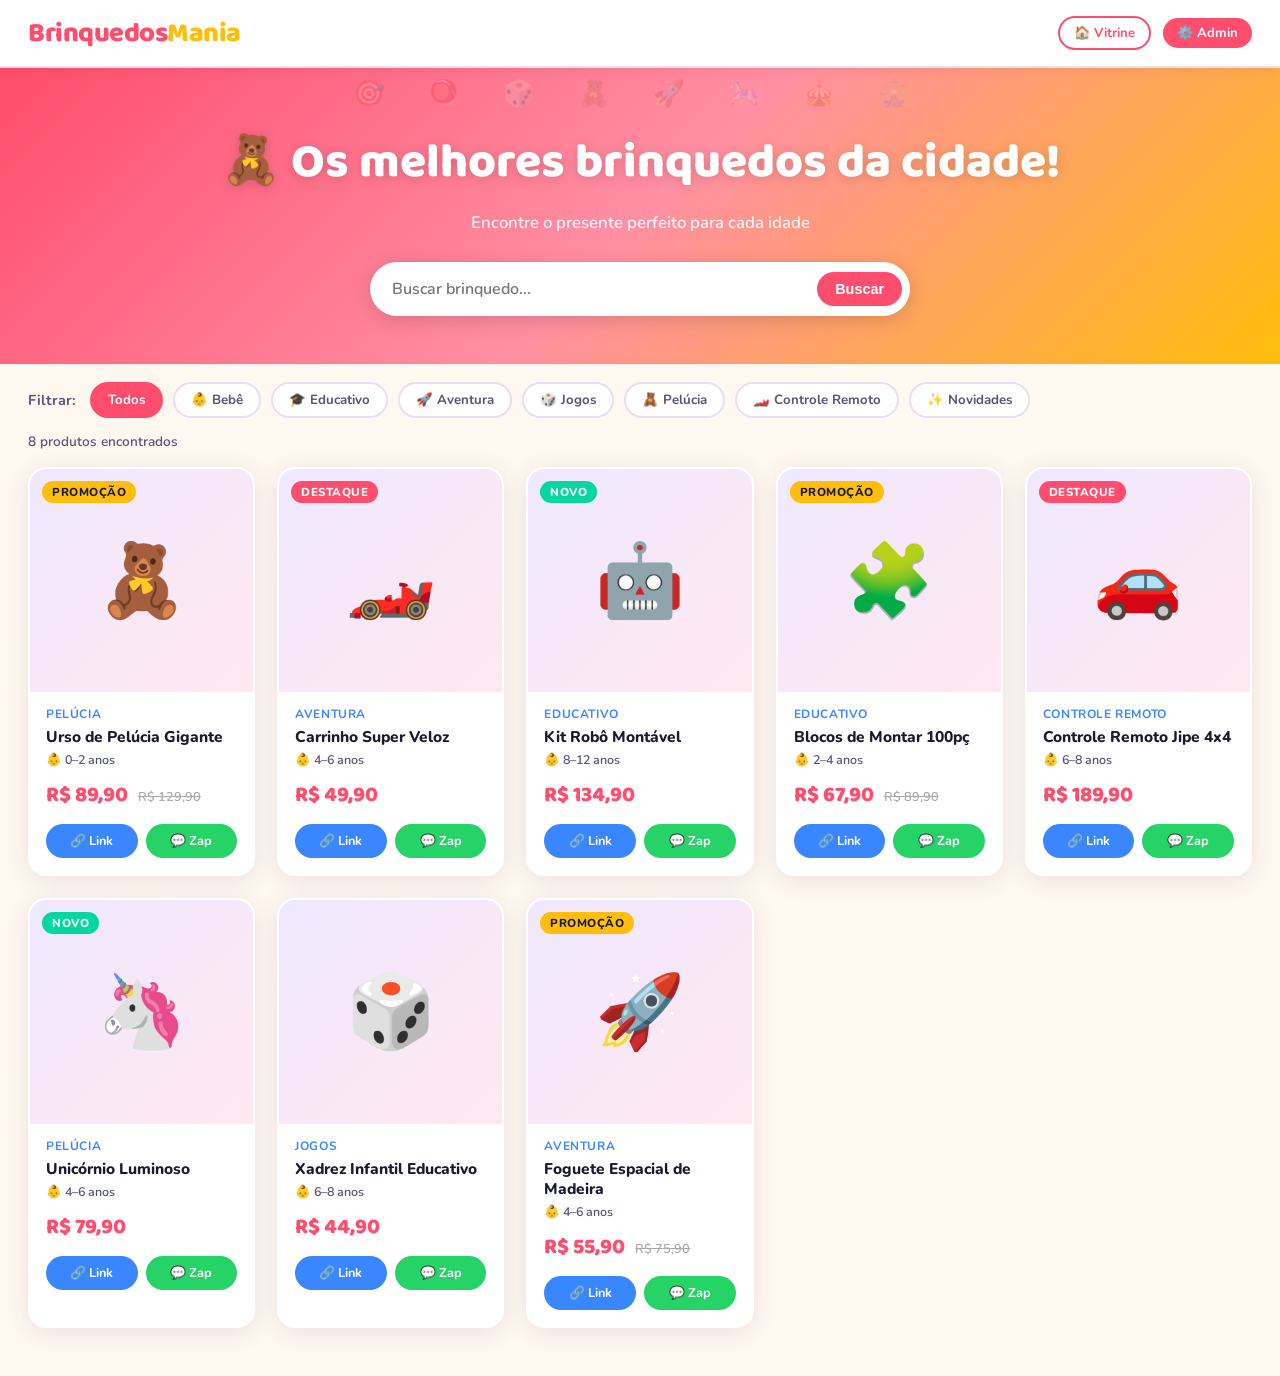
<file: index.html>
<!DOCTYPE html>
<html lang="pt-BR">
<head>
<meta charset="UTF-8">
<meta name="viewport" content="width=device-width, initial-scale=1.0">
<title>BrinquedosMania — Catálogo</title>
<link href="https://fonts.googleapis.com/css2?family=Nunito:wght@400;600;700;800;900&family=Baloo+2:wght@700;800&display=swap" rel="stylesheet">
<link rel="stylesheet" href="style.css">
</head>
<body>

<!-- ════════════════ HEADER ════════════════ -->
<header>
  <div class="logo">Brinquedos<span>Mania</span></div>
  <div class="header-actions">
    <button class="btn btn-outline btn-sm" onclick="showPage('catalog')">🏠 Vitrine</button>
    <button class="btn btn-primary btn-sm" onclick="showPage('admin')">⚙️ Admin</button>
  </div>
</header>

<!-- ════════════════ PÁGINA: CATÁLOGO ════════════════ -->
<div id="page-catalog" class="page active">
  <div class="hero">
    <h1>🧸 Os melhores brinquedos da cidade!</h1>
    <p>Encontre o presente perfeito para cada idade</p>
    <div class="search-wrap">
      <input type="text" id="search-input" placeholder="Buscar brinquedo..." oninput="filterProducts()">
      <button onclick="filterProducts()">Buscar</button>
    </div>
  </div>

  <div class="filters-bar">
    <span>Filtrar:</span>
    <button class="filter-chip active" data-filter="all" onclick="setFilter(this,'all')">Todos</button>
    <button class="filter-chip" data-filter="Bebê" onclick="setFilter(this,'Bebê')">👶 Bebê</button>
    <button class="filter-chip" data-filter="Educativo" onclick="setFilter(this,'Educativo')">🎓 Educativo</button>
    <button class="filter-chip" data-filter="Aventura" onclick="setFilter(this,'Aventura')">🚀 Aventura</button>
    <button class="filter-chip" data-filter="Jogos" onclick="setFilter(this,'Jogos')">🎲 Jogos</button>
    <button class="filter-chip" data-filter="Pelúcia" onclick="setFilter(this,'Pelúcia')">🧸 Pelúcia</button>
    <button class="filter-chip" data-filter="Controle Remoto" onclick="setFilter(this,'Controle Remoto')">🏎️ Controle Remoto</button>
    <button class="filter-chip" data-filter="Novidades" onclick="setFilter(this,'Novidades')">✨ Novidades</button>
  </div>

  <div class="stats-bar" id="stats-bar">Carregando...</div>

  <div class="catalog-grid" id="catalog-grid"></div>
</div>

<!-- ════════════════ PÁGINA: ADMIN ════════════════ -->
<div id="page-admin" class="page">
  <div class="admin-header">
    <div>
      <h2>⚙️ Painel Administrativo</h2>
      <span>Gerencie o catálogo da loja</span>
    </div>
    <button class="btn btn-primary btn-sm" onclick="showPage('catalog')">← Ver vitrine</button>
  </div>

  <div class="admin-body">
    <div class="admin-stats" id="admin-stats"></div>

    <div class="admin-two-col">
      <!-- FORMULÁRIO -->
      <div class="admin-card">
        <h3>➕ Cadastrar novo produto</h3>

        <div class="form-group">
          <label>Nome do produto *</label>
          <input type="text" id="f-name" placeholder="Ex: Carrinho Super Veloz">
        </div>

        <div class="form-row">
          <div class="form-group">
            <label>Categoria *</label>
            <select id="f-category">
              <option value="">Selecione...</option>
              <option>Bebê</option>
              <option>Educativo</option>
              <option>Aventura</option>
              <option>Jogos</option>
              <option>Pelúcia</option>
              <option>Controle Remoto</option>
              <option>Novidades</option>
            </select>
          </div>
          <div class="form-group">
            <label>Faixa etária *</label>
            <select id="f-age">
              <option value="">Selecione...</option>
              <option>0–2 anos</option>
              <option>2–4 anos</option>
              <option>4–6 anos</option>
              <option>6–8 anos</option>
              <option>8–12 anos</option>
              <option>12+ anos</option>
              <option>Todas as idades</option>
            </select>
          </div>
        </div>

        <div class="form-row">
          <div class="form-group">
            <label>Preço (R$) *</label>
            <input type="number" id="f-price" placeholder="0,00" step="0.01" min="0">
          </div>
          <div class="form-group">
            <label>Preço original (opcional)</label>
            <input type="number" id="f-price-old" placeholder="Para promoção" step="0.01" min="0">
          </div>
        </div>

        <div class="form-group">
          <label>Descrição</label>
          <textarea id="f-desc" placeholder="Descreva o produto, materiais, diferenciais..."></textarea>
        </div>

        <div class="form-group">
          <label>Badge</label>
          <select id="f-badge">
            <option value="">Nenhum</option>
            <option value="novo">🟢 Novo</option>
            <option value="promo">🟡 Promoção</option>
            <option value="destaque">🔴 Destaque</option>
          </select>
        </div>

        <div class="form-group">
          <label>Escolha um emoji representativo *</label>
          <div class="emoji-picker" id="emoji-picker"></div>
          <input type="hidden" id="f-emoji" value="">
        </div>

        <button class="btn btn-primary" style="width:100%;padding:13px;font-size:1rem;margin-top:8px" onclick="addProduct()">
          ✅ Cadastrar produto
        </button>
      </div>

      <!-- LISTA DE PRODUTOS -->
      <div class="admin-card">
        <h3>📦 Produtos cadastrados</h3>
        <div class="product-list-admin" id="admin-product-list"></div>
      </div>
    </div>
  </div>
</div>

<!-- ════════════════ MODAL PRODUTO ════════════════ -->
<div class="modal-overlay" id="modal-overlay" onclick="closeModal(event)">
  <div class="modal" style="position:relative">
    <button class="modal-close" onclick="closeModalDirect()">✕</button>
    <div class="modal-img" id="modal-img"></div>
    <div class="modal-body">
      <div class="modal-category" id="modal-category"></div>
      <div class="modal-name" id="modal-name"></div>
      <div class="modal-desc" id="modal-desc"></div>
      <div class="modal-meta" id="modal-meta"></div>
      <div class="modal-price" id="modal-price"></div>
      <div class="modal-actions">
        <button style="background:var(--accent);color:#fff" onclick="shareProduct()">🔗 Copiar link</button>
        <button style="background:#25D366;color:#fff" onclick="shareWhatsApp()">💬 WhatsApp</button>
        <button style="background:var(--primary);color:#fff" onclick="closeModalDirect()">Fechar</button>
      </div>
    </div>
  </div>
</div>

<!-- TOAST -->
<div class="toast" id="toast"></div>

<script src="script.js"></script>

</body>
</html>
</file>
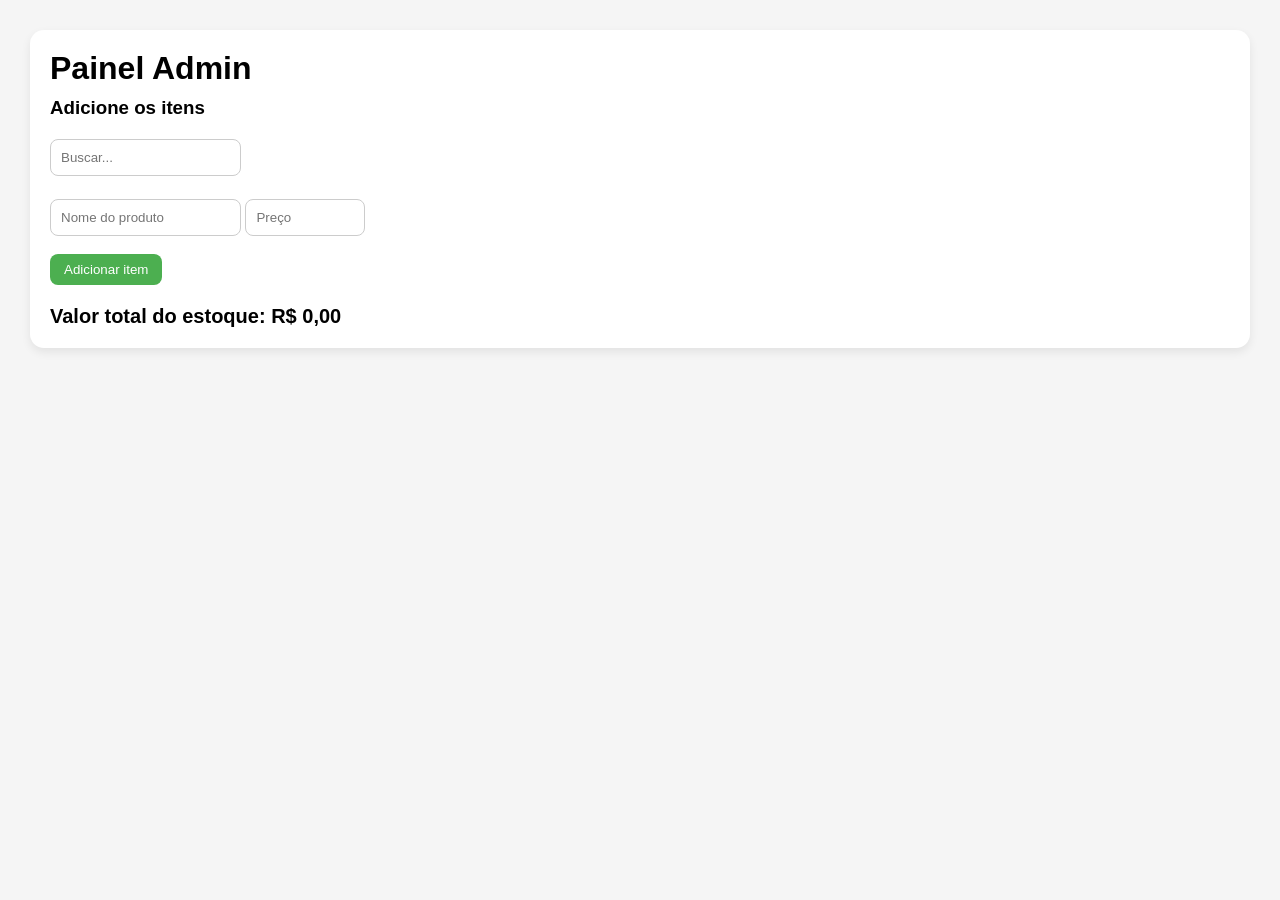
<file: do zero/index.html>
<!DOCTYPE html>
<html lang="pt-br">
<head>
<meta charset="UTF-8">
<meta name="viewport" content="width=device-width, initial-scale=1.0">

<title>Happy Kids</title>

<style>

*{
    margin: 0;
    padding: 0;
    box-sizing: border-box;
    font-family: Arial, Helvetica, sans-serif;
}

body{
    background: #f5f5f5;
    padding: 30px;
}

h1{
    margin-bottom: 10px;
}

h3{
    margin-bottom: 15px;
}

.painel{
    background: white;
    padding: 20px;
    border-radius: 14px;
    box-shadow: 0 4px 10px rgba(0,0,0,0.08);
    margin-bottom: 30px;
}

input{
    padding: 10px;
    border-radius: 8px;
    border: 1px solid #ccc;
    margin-top: 5px;
}

button{
    padding: 8px 14px;
    border: none;
    border-radius: 8px;
    cursor: pointer;
    transition: .2s;
}

button:hover{
    transform: scale(1.03);
}

#novo{
    background: #4CAF50;
    color: white;
}

#vitrine{
    display: grid;
    grid-template-columns: repeat(auto-fit, minmax(260px, 1fr));
    gap: 20px;
}

.card{
    background: white;
    padding: 20px;
    border-radius: 14px;
    box-shadow: 0 4px 10px rgba(0,0,0,0.08);
}

.card h3{
    margin-bottom: 10px;
}

.card p{
    margin-bottom: 10px;
}

.total{
    margin-top: 20px;
    font-size: 20px;
    font-weight: bold;
}

.acoes{
    display: flex;
    gap: 8px;
    flex-wrap: wrap;
}

.excluir{
    background: #ff4d4d;
    color: white;
}

.editar{
    background: #ffd54f;
}

.add{
    background: #4CAF50;
    color: white;
}

.remove{
    background: #ff9800;
    color: white;
}

</style>
</head>

<body>

<div class="painel">

<h1>Painel Admin</h1>

<h3>Adicione os itens</h3>

<input type="text" id="pesquisar" oninput="filtrar()" placeholder="Buscar...">

<br><br>

<input type="text" id="brinquedo" placeholder="Nome do produto">

<input type="number" id="preco" placeholder="Preço" style="width: 120px;">

<br><br>

<button id="novo">Adicionar item</button>

<div class="total" id="total"></div>

</div>

<div id="vitrine"></div>

<script>

// LOCAL STORAGE
const brinquedos = JSON.parse(localStorage.getItem('estoque')) || [];

const vitrine = document.getElementById('vitrine');
const total = document.getElementById('total');

// SALVAR DADOS
function salvarDados(){
    localStorage.setItem('estoque', JSON.stringify(brinquedos));
}

// MOSTRAR PRODUTOS
function mostrarBrinquedo(lista){

    vitrine.innerHTML = [...lista].reverse().map((item)=> 

    `<div class="card">

        <h3>${item.nome}</h3>

        <p>
            Preço:
            ${item.preco.toLocaleString('pt-BR', {
                style: 'currency',
                currency: 'BRL'
            })}
        </p>

        <p>Estoque: ${item.quantidade}x</p>

        <div class="acoes">

            <button class="add" onclick="addUni(${item.id})">
                ➕
            </button>

            <button class="remove" onclick="removerUnidade(${item.id})">
                ➖
            </button>

            <button class="editar" onclick="editarPreco(${item.id})">
                🏷️ Alterar preço
            </button>

            <button class="excluir" onclick="removerItemInteiro(${item.id})">
                🗑️ Excluir
            </button>

        </div>

    </div>`

    ).join('');

    mostrarTotal();
}

// TOTAL DO ESTOQUE
function mostrarTotal(){

    const soma = brinquedos.reduce((acc, item)=>{
        return acc + (item.preco * item.quantidade);
    }, 0);

    total.innerHTML = `
        Valor total do estoque:
        ${soma.toLocaleString('pt-BR', {
            style: 'currency',
            currency: 'BRL'
        })}
    `;
}

// ADICIONAR ITEM
document.getElementById('novo').addEventListener('click', () => {

    const nome = document.getElementById('brinquedo').value.trim();

    const preco = parseFloat(
        document.getElementById('preco').value
    );

    if(!nome || !preco){
        return alert("Preencha tudo");
    }

    const existente = brinquedos.find(
        b => b.nome.toLowerCase() === nome.toLowerCase()
    );

    if(existente){

        existente.quantidade += 1;

    } else {

        brinquedos.push({
            id: Date.now(),
            nome: nome,
            preco: preco,
            quantidade: 1
        });

    }

    salvarDados();

    document.getElementById('brinquedo').value = "";
    document.getElementById('preco').value = "";

    document.getElementById('brinquedo').focus();

    filtrar();

});

// ENTER PARA ADICIONAR
document.getElementById('preco').addEventListener('keydown', (e)=>{

    if(e.key === 'Enter'){
        document.getElementById('novo').click();
    }

});

// EDITAR PREÇO
function editarPreco(idRecebido){

    const posicao = brinquedos.findIndex(
        item => item.id === idRecebido
    );

    if(posicao !== -1){

        const novoPrecoTexto = prompt(
            `Qual o novo preço para ${brinquedos[posicao].nome}?`,
            brinquedos[posicao].preco
        );

        if(novoPrecoTexto === null) return;

        const novoPrecoNum = parseFloat(
            novoPrecoTexto.replace(',', '.')
        );

        if(!isNaN(novoPrecoNum) && novoPrecoNum > 0){

            brinquedos[posicao].preco = novoPrecoNum;

            salvarDados();

            filtrar();

        } else {

            alert("Preço inválido!");

        }
    }
}

// ADICIONAR UNIDADE
function addUni(idAtual){

    const posicao = brinquedos.findIndex(
        item => item.id === idAtual
    );

    if(posicao !== -1){

        brinquedos[posicao].quantidade += 1;

        salvarDados();

    }

    filtrar();
}

// REMOVER UNIDADE
function removerUnidade(id){

    const index = brinquedos.findIndex(
        b => b.id === id
    );

    if(index !== -1){

        if(brinquedos[index].quantidade > 1){

            brinquedos[index].quantidade--;

        } else {

            brinquedos.splice(index, 1);

        }

        salvarDados();

    }

    filtrar();
}

// REMOVER ITEM INTEIRO
function removerItemInteiro(id){

    const confirmar = confirm(
        "Deseja excluir esse produto?"
    );

    if(confirmar){

        const index = brinquedos.findIndex(
            b => b.id === id
        );

        if(index !== -1){

            brinquedos.splice(index, 1);

            salvarDados();

        }

        filtrar();
    }
}

// FILTRAR
function filtrar(){

    const busca = document
    .getElementById('pesquisar')
    .value
    .toLowerCase();

    const filtrados = brinquedos.filter(
        i => i.nome.toLowerCase().includes(busca)
    );

    mostrarBrinquedo(filtrados);
}

mostrarBrinquedo(brinquedos);

</script>

</body>
</html>
</file>
<file: style.css>
:root {
    --primary: #FF4D6D;
    --primary-dark: #C9184A;
    --secondary: #FFBE0B;
    --accent: #3A86FF;
    --accent2: #06D6A0;
    --bg: #FFF8F0;
    --bg2: #FFFFFF;
    --text: #1A1A2E;
    --text2: #555577;
    --border: #E8E0F0;
    --card-radius: 18px;
    --shadow: 0 4px 24px rgba(60,0,80,0.10);
    --shadow-hover: 0 8px 36px rgba(255,77,109,0.18);
  }

  * { box-sizing: border-box; margin: 0; padding: 0; }

  body {
    font-family: 'Nunito', sans-serif;
    background: var(--bg);
    color: var(--text);
    min-height: 100vh;
  }

  /* ── HEADER ── */
  header {
    background: var(--bg2);
    border-bottom: 2px solid var(--border);
    padding: 0 28px;
    display: flex;
    align-items: center;
    justify-content: space-between;
    height: 68px;
    position: sticky;
    top: 0;
    z-index: 100;
    box-shadow: 0 2px 12px rgba(60,0,80,0.07);
  }

  .logo {
    font-family: 'Baloo 2', sans-serif;
    font-size: 1.7rem;
    font-weight: 800;
    color: var(--primary);
    letter-spacing: -0.5px;
  }
  .logo span { color: var(--secondary); }

  .header-actions { display: flex; gap: 12px; align-items: center; }

  .btn {
    padding: 9px 20px;
    border-radius: 50px;
    border: none;
    font-family: 'Nunito', sans-serif;
    font-weight: 700;
    font-size: 0.9rem;
    cursor: pointer;
    transition: all 0.18s;
  }
  .btn-primary { background: var(--primary); color: #fff; }
  .btn-primary:hover { background: var(--primary-dark); transform: translateY(-1px); box-shadow: var(--shadow-hover); }
  .btn-outline { background: transparent; color: var(--primary); border: 2px solid var(--primary); }
  .btn-outline:hover { background: var(--primary); color: #fff; }
  .btn-sm { padding: 6px 14px; font-size: 0.82rem; }

  /* ── PAGES ── */
  .page { display: none; }
  .page.active { display: block; }

  /* ── HERO ── */
  .hero {
    background: linear-gradient(135deg, #FF4D6D 0%, #FF8FA3 50%, #FFBE0B 100%);
    padding: 56px 28px 48px;
    text-align: center;
    position: relative;
    overflow: hidden;
  }
  .hero::before {
    content: '🎯 🪀 🎲 🧸 🚀 🎠 🎪 🎡';
    position: absolute;
    top: 8px; left: 0; right: 0;
    font-size: 1.6rem;
    opacity: 0.18;
    letter-spacing: 18px;
    white-space: nowrap;
  }
  .hero h1 {
    font-family: 'Baloo 2', sans-serif;
    font-size: clamp(1.8rem, 5vw, 3rem);
    font-weight: 800;
    color: #fff;
    text-shadow: 0 2px 12px rgba(0,0,0,0.15);
    margin-bottom: 10px;
  }
  .hero p { color: rgba(255,255,255,0.9); font-size: 1.05rem; font-weight: 600; margin-bottom: 28px; }

  /* ── SEARCH BAR ── */
  .search-wrap {
    max-width: 540px;
    margin: 0 auto;
    position: relative;
  }
  .search-wrap input {
    width: 100%;
    padding: 16px 56px 16px 22px;
    border-radius: 50px;
    border: none;
    font-family: 'Nunito', sans-serif;
    font-size: 1rem;
    font-weight: 600;
    box-shadow: 0 4px 20px rgba(0,0,0,0.15);
    outline: none;
    color: var(--text);
  }
  .search-wrap button {
    position: absolute; right: 8px; top: 50%; transform: translateY(-50%);
    background: var(--primary); color: #fff; border: none;
    border-radius: 50px; padding: 9px 18px; cursor: pointer;
    font-weight: 700; font-size: 0.9rem;
    transition: background 0.18s;
  }
  .search-wrap button:hover { background: var(--primary-dark); }

  /* ── FILTERS ── */
  .filters-bar {
    padding: 18px 28px 8px;
    display: flex;
    gap: 10px;
    flex-wrap: wrap;
    align-items: center;
  }
  .filters-bar span { font-weight: 700; font-size: 0.9rem; color: var(--text2); margin-right: 4px; }

  .filter-chip {
    padding: 7px 16px;
    border-radius: 50px;
    border: 2px solid var(--border);
    background: var(--bg2);
    font-family: 'Nunito', sans-serif;
    font-weight: 700;
    font-size: 0.83rem;
    cursor: pointer;
    transition: all 0.15s;
    color: var(--text2);
  }
  .filter-chip:hover, .filter-chip.active {
    background: var(--primary);
    border-color: var(--primary);
    color: #fff;
  }

  /* ── STATS BAR ── */
  .stats-bar {
    padding: 6px 28px 16px;
    font-size: 0.85rem;
    color: var(--text2);
    font-weight: 600;
  }

  /* ── GRID ── */
  .catalog-grid {
    display: grid;
    grid-template-columns: repeat(auto-fill, minmax(220px, 1fr));
    gap: 22px;
    padding: 0 28px 48px;
  }

  /* ── CARD ── */
  .product-card {
    background: var(--bg2);
    border-radius: var(--card-radius);
    box-shadow: var(--shadow);
    overflow: hidden;
    transition: all 0.22s;
    cursor: pointer;
    border: 2px solid transparent;
    position: relative;
  }
  .product-card:hover {
    transform: translateY(-5px);
    box-shadow: var(--shadow-hover);
    border-color: var(--primary);
  }

  .card-badge {
    position: absolute;
    top: 12px; left: 12px;
    background: var(--primary);
    color: #fff;
    font-size: 0.72rem;
    font-weight: 800;
    padding: 3px 10px;
    border-radius: 50px;
    text-transform: uppercase;
    letter-spacing: 0.5px;
    z-index: 2;
  }
  .card-badge.novo { background: var(--accent2); }
  .card-badge.promo { background: var(--secondary); color: var(--text); }

  .card-img {
    width: 100%;
    aspect-ratio: 1;
    object-fit: cover;
    background: linear-gradient(135deg, #f0e8ff, #ffe8f0);
    display: flex;
    align-items: center;
    justify-content: center;
    font-size: 4.5rem;
    user-select: none;
  }

  .card-body { padding: 14px 16px 16px; }
  .card-category {
    font-size: 0.75rem;
    font-weight: 700;
    color: var(--accent);
    text-transform: uppercase;
    letter-spacing: 0.6px;
    margin-bottom: 5px;
  }
  .card-name {
    font-size: 0.97rem;
    font-weight: 800;
    color: var(--text);
    margin-bottom: 4px;
    line-height: 1.3;
    display: -webkit-box;
    -webkit-line-clamp: 2;
    -webkit-box-orient: vertical;
    overflow: hidden;
  }
  .card-age {
    font-size: 0.78rem;
    color: var(--text2);
    font-weight: 600;
    margin-bottom: 10px;
  }
  .card-price {
    font-family: 'Baloo 2', sans-serif;
    font-size: 1.35rem;
    font-weight: 800;
    color: var(--primary);
  }
  .card-price-old {
    font-size: 0.8rem;
    color: #aaa;
    text-decoration: line-through;
    margin-left: 6px;
    font-weight: 600;
  }

  .card-actions {
    display: flex;
    gap: 8px;
    margin-top: 12px;
  }
  .card-actions button {
    flex: 1;
    padding: 8px 0;
    border-radius: 50px;
    border: none;
    font-family: 'Nunito', sans-serif;
    font-weight: 700;
    font-size: 0.8rem;
    cursor: pointer;
    transition: all 0.15s;
  }
  .btn-share { background: var(--accent); color: #fff; }
  .btn-share:hover { background: #2563EB; }
  .btn-whats { background: #25D366; color: #fff; }
  .btn-whats:hover { background: #128C7E; }

  /* ── EMPTY STATE ── */
  .empty-state {
    text-align: center;
    padding: 64px 28px;
    grid-column: 1 / -1;
  }
  .empty-state .emoji { font-size: 4rem; margin-bottom: 16px; }
  .empty-state h3 { font-size: 1.3rem; font-weight: 800; margin-bottom: 8px; }
  .empty-state p { color: var(--text2); font-size: 0.95rem; }

  /* ── MODAL PRODUTO ── */
  .modal-overlay {
    display: none;
    position: fixed; inset: 0;
    background: rgba(26,26,46,0.6);
    z-index: 200;
    align-items: center;
    justify-content: center;
    padding: 20px;
  }
  .modal-overlay.open { display: flex; }

  .modal {
    background: var(--bg2);
    border-radius: 24px;
    max-width: 480px;
    width: 100%;
    overflow: hidden;
    box-shadow: 0 24px 80px rgba(0,0,0,0.25);
    animation: popIn 0.22s ease;
  }
  @keyframes popIn {
    from { transform: scale(0.92); opacity: 0; }
    to { transform: scale(1); opacity: 1; }
  }

  .modal-img {
    width: 100%;
    aspect-ratio: 4/3;
    background: linear-gradient(135deg, #f0e8ff, #ffe8f0);
    display: flex;
    align-items: center;
    justify-content: center;
    font-size: 7rem;
  }
  .modal-body { padding: 24px 28px 28px; }
  .modal-category { font-size: 0.78rem; font-weight: 700; color: var(--accent); text-transform: uppercase; letter-spacing: 0.6px; }
  .modal-name { font-family: 'Baloo 2', sans-serif; font-size: 1.6rem; font-weight: 800; margin: 6px 0 4px; line-height: 1.2; }
  .modal-desc { font-size: 0.93rem; color: var(--text2); margin-bottom: 16px; line-height: 1.6; }
  .modal-meta { display: flex; gap: 16px; margin-bottom: 18px; flex-wrap: wrap; }
  .meta-pill {
    background: var(--bg);
    border-radius: 50px;
    padding: 6px 14px;
    font-size: 0.82rem;
    font-weight: 700;
    color: var(--text2);
  }
  .modal-price { font-family: 'Baloo 2', sans-serif; font-size: 2rem; font-weight: 800; color: var(--primary); margin-bottom: 20px; }
  .modal-actions { display: flex; gap: 10px; flex-wrap: wrap; }
  .modal-actions button { flex: 1; min-width: 130px; padding: 12px 20px; border-radius: 50px; border: none; font-family: 'Nunito', sans-serif; font-weight: 800; font-size: 0.9rem; cursor: pointer; transition: all 0.15s; }
  .modal-close {
    position: absolute; top: 16px; right: 16px;
    background: rgba(255,255,255,0.9); border: none;
    border-radius: 50%; width: 36px; height: 36px;
    font-size: 1.2rem; cursor: pointer;
    display: flex; align-items: center; justify-content: center;
    box-shadow: var(--shadow);
  }

  /* ── ADMIN PANEL ── */
  #page-admin { background: #F4F0FB; min-height: 100vh; }

  .admin-header {
    background: var(--text);
    color: #fff;
    padding: 20px 28px;
    display: flex;
    align-items: center;
    justify-content: space-between;
  }
  .admin-header h2 { font-family: 'Baloo 2', sans-serif; font-size: 1.4rem; }
  .admin-header span { font-size: 0.85rem; opacity: 0.6; }

  .admin-body { padding: 28px; max-width: 1100px; margin: 0 auto; }

  .admin-stats {
    display: grid;
    grid-template-columns: repeat(auto-fit, minmax(160px, 1fr));
    gap: 16px;
    margin-bottom: 28px;
  }
  .stat-card {
    background: var(--bg2);
    border-radius: 14px;
    padding: 20px;
    box-shadow: var(--shadow);
    text-align: center;
  }
  .stat-card .stat-num { font-family: 'Baloo 2', sans-serif; font-size: 2rem; font-weight: 800; color: var(--primary); }
  .stat-card .stat-label { font-size: 0.83rem; font-weight: 700; color: var(--text2); margin-top: 4px; }

  .admin-two-col { display: grid; grid-template-columns: 1fr 1fr; gap: 24px; }
  @media (max-width: 700px) { .admin-two-col { grid-template-columns: 1fr; } }

  .admin-card {
    background: var(--bg2);
    border-radius: 18px;
    padding: 24px;
    box-shadow: var(--shadow);
  }
  .admin-card h3 { font-family: 'Baloo 2', sans-serif; font-size: 1.15rem; font-weight: 800; margin-bottom: 20px; color: var(--text); }

  .form-group { margin-bottom: 16px; }
  .form-group label { display: block; font-size: 0.83rem; font-weight: 700; color: var(--text2); margin-bottom: 6px; }
  .form-group input,
  .form-group select,
  .form-group textarea {
    width: 100%;
    padding: 11px 16px;
    border: 2px solid var(--border);
    border-radius: 10px;
    font-family: 'Nunito', sans-serif;
    font-size: 0.93rem;
    font-weight: 600;
    color: var(--text);
    background: var(--bg);
    outline: none;
    transition: border-color 0.15s;
  }
  .form-group input:focus,
  .form-group select:focus,
  .form-group textarea:focus { border-color: var(--primary); }
  .form-group textarea { resize: vertical; min-height: 80px; }

  .form-row { display: grid; grid-template-columns: 1fr 1fr; gap: 12px; }

  .emoji-picker {
    display: grid;
    grid-template-columns: repeat(8, 1fr);
    gap: 6px;
    margin-top: 6px;
  }
  .emoji-opt {
    background: var(--bg);
    border: 2px solid var(--border);
    border-radius: 8px;
    font-size: 1.3rem;
    padding: 6px 4px;
    cursor: pointer;
    text-align: center;
    transition: all 0.15s;
  }
  .emoji-opt:hover, .emoji-opt.selected { border-color: var(--primary); background: #fff0f3; }

  /* ── PRODUCT LIST ADMIN ── */
  .product-list-admin { display: flex; flex-direction: column; gap: 12px; max-height: 480px; overflow-y: auto; }
  .product-row {
    display: flex;
    align-items: center;
    gap: 12px;
    padding: 12px 14px;
    background: var(--bg);
    border-radius: 12px;
    border: 2px solid transparent;
    transition: border-color 0.15s;
  }
  .product-row:hover { border-color: var(--border); }
  .product-row-emoji { font-size: 1.8rem; width: 44px; text-align: center; flex-shrink: 0; }
  .product-row-info { flex: 1; min-width: 0; }
  .product-row-name { font-weight: 800; font-size: 0.9rem; white-space: nowrap; overflow: hidden; text-overflow: ellipsis; }
  .product-row-meta { font-size: 0.78rem; color: var(--text2); font-weight: 600; }
  .product-row-price { font-family: 'Baloo 2', sans-serif; font-weight: 800; color: var(--primary); font-size: 1.05rem; flex-shrink: 0; }
  .product-row-actions { display: flex; gap: 6px; flex-shrink: 0; }
  .btn-danger { background: #ffe0e6; color: var(--primary-dark); border: none; border-radius: 8px; padding: 6px 12px; cursor: pointer; font-family: 'Nunito', sans-serif; font-weight: 700; font-size: 0.8rem; transition: all 0.15s; }
  .btn-danger:hover { background: var(--primary); color: #fff; }

  /* ── TOAST ── */
  .toast {
    position: fixed; bottom: 28px; right: 28px;
    background: var(--text);
    color: #fff;
    padding: 14px 22px;
    border-radius: 50px;
    font-weight: 700;
    font-size: 0.9rem;
    box-shadow: 0 8px 24px rgba(0,0,0,0.2);
    z-index: 999;
    transform: translateY(80px);
    opacity: 0;
    transition: all 0.3s;
  }
  .toast.show { transform: translateY(0); opacity: 1; }

  /* ── RESPONSIVO ── */
  @media (max-width: 600px) {
    .catalog-grid { grid-template-columns: repeat(2, 1fr); gap: 14px; padding: 0 14px 40px; }
    .filters-bar { padding: 14px 14px 6px; }
    .hero { padding: 40px 16px 36px; }
    header { padding: 0 16px; }
    .admin-body { padding: 16px; }
  }
</file>
